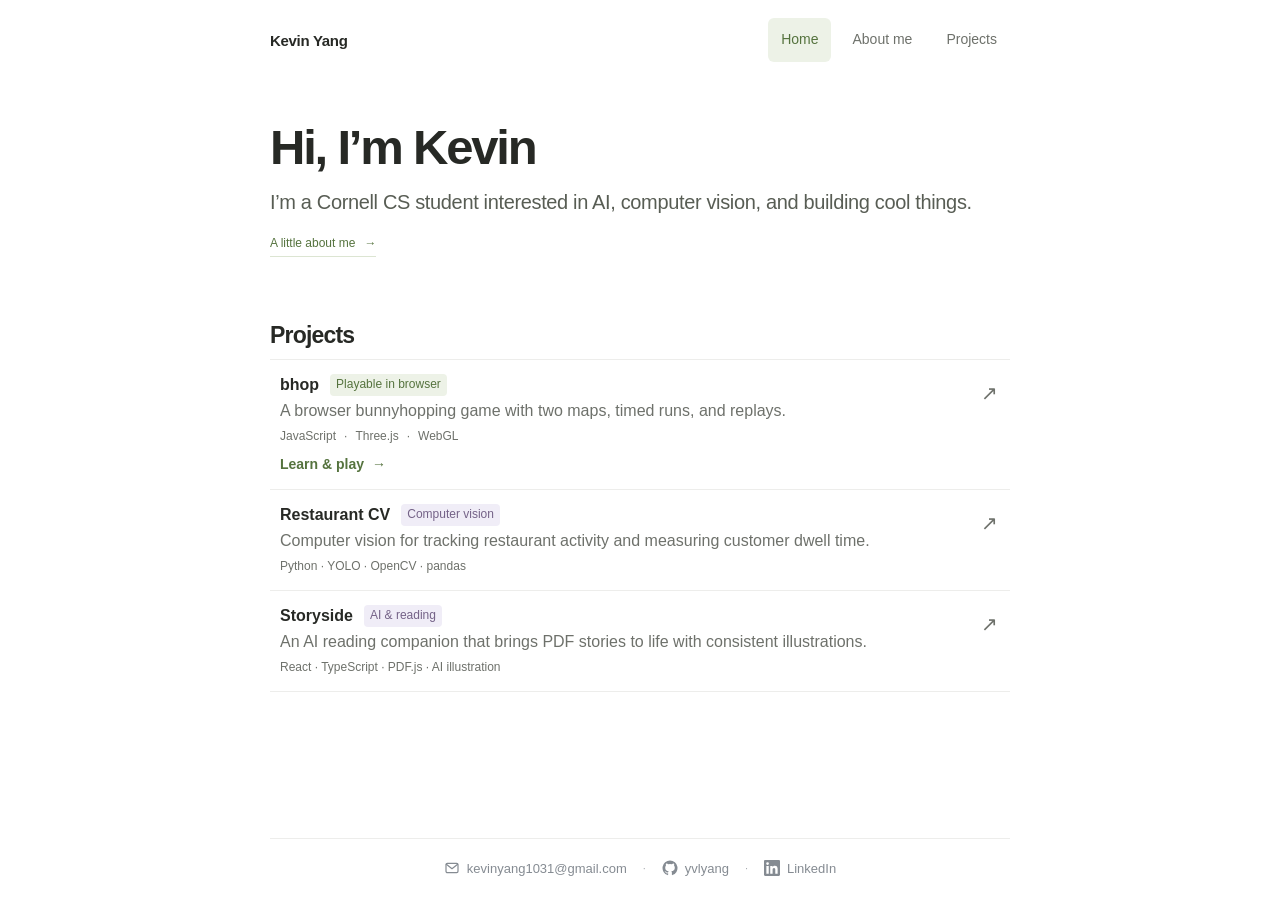
<file: index.html>
<!doctype html>
<html lang="en">
<head>
  <meta charset="utf-8">
  <meta name="viewport" content="width=device-width, initial-scale=1">
  <meta name="theme-color" content="#ffffff">
  <title>Home</title>
  <meta name="description" content="Kevin Yang’s personal space for projects, reading, music, and things made for the web.">
  <meta property="og:title" content="Home">
  <meta property="og:description" content="Kevin Yang’s personal space for projects, reading, music, and things made for the web.">
  <meta property="og:image" content="https://yvlyang.com/assets/bhop-og.jpg">
  <meta property="og:url" content="https://yvlyang.com/">
  <link rel="icon" href="data:image/svg+xml,%3Csvg xmlns='http://www.w3.org/2000/svg' viewBox='0 0 64 64'%3E%3Crect width='64' height='64' rx='16' fill='%23edf3df'/%3E%3Ctext x='32' y='43' font-family='Arial' font-size='34' text-anchor='middle' fill='%232a3322'%3Ek%3C/text%3E%3C/svg%3E">
  <link rel="stylesheet" href="styles.css?v=e16d48c0b4f1">
</head>
<body>
  <a class="skip-link" href="#main">Skip to content</a>
  <div class="page" id="top">
    <header class="header">
      <a class="wordmark" href="index.html" aria-label="Kevin Yang, home">Kevin Yang</a>
      <nav aria-label="Main navigation">
        <a href="index.html" aria-current="page">Home</a>
        <a href="about/index.html">About me</a>
        <a href="projects/index.html">Projects</a>
      </nav>
    </header>

    <main id="main">
      <section class="intro" id="home" aria-labelledby="home-title">
        <h1 id="home-title">Hi, I’m Kevin</h1>
        <p class="intro-copy">I’m a Cornell CS student interested in AI, computer vision, and building cool things.</p>
        <a class="text-link intro-link" href="about/index.html">A little about me <span aria-hidden="true">→</span></a>
      </section>
      <section class="projects home-projects" aria-labelledby="projects-title">
        <div class="section-heading"><h2 id="projects-title">Projects</h2></div>
        <a class="project" href="projects/bhop/index.html">
          <div class="project-copy">
            <div class="project-title"><h3>bhop</h3><span class="tag tag-playable">Playable in browser</span></div>
            <p>A browser bunnyhopping game with two maps, timed runs, and replays.</p>
            <span class="project-meta">JavaScript <span aria-hidden="true">·</span> Three.js <span aria-hidden="true">·</span> WebGL</span>
            <span class="project-play">Learn &amp; play <span aria-hidden="true">→</span></span>
          </div>
          <span class="project-arrow" aria-hidden="true">↗</span>
        </a>
        <a class="project" href="https://github.com/yvlyang/restaurant-cv" target="_blank" rel="noopener">
          <div class="project-copy">
            <div class="project-title"><h3>Restaurant CV</h3><span class="tag">Computer vision</span></div>
            <p>Computer vision for tracking restaurant activity and measuring customer dwell time.</p>
            <span class="project-meta">Python · YOLO · OpenCV · pandas</span>
          </div><span class="project-arrow" aria-hidden="true">↗</span>
        </a>
        <a class="project" href="https://github.com/yvlyang/storyside" target="_blank" rel="noopener">
          <div class="project-copy">
            <div class="project-title"><h3>Storyside</h3><span class="tag">AI &amp; reading</span></div>
            <p>An AI reading companion that brings PDF stories to life with consistent illustrations.</p>
            <span class="project-meta">React · TypeScript · PDF.js · AI illustration</span>
          </div><span class="project-arrow" aria-hidden="true">↗</span>
        </a>
      </section>
    </main>

    <footer class="footer footer-contacts" aria-label="Contact links">
      <a class="contact-link" href="mailto:kevinyang1031@gmail.com"><svg aria-hidden="true" viewBox="0 0 24 24" fill="none" stroke="currentColor" stroke-width="1.8" stroke-linecap="round" stroke-linejoin="round"><rect x="3" y="5" width="18" height="14" rx="2"/><path d="m3.5 6.5 8.5 6.5 8.5-6.5"/></svg>kevinyang1031@gmail.com</a>
      <span class="contact-divider" aria-hidden="true">·</span>
      <a class="contact-link" aria-label="GitHub: yvlyang" href="https://github.com/yvlyang"><svg aria-hidden="true" viewBox="0 0 24 24" fill="currentColor"><path d="M12 .75a11.25 11.25 0 0 0-3.56 21.92c.56.1.77-.24.77-.54v-2.1c-3.13.68-3.79-1.33-3.79-1.33-.51-1.3-1.25-1.64-1.25-1.64-1.02-.7.08-.69.08-.69 1.13.08 1.73 1.16 1.73 1.16 1 1.72 2.63 1.22 3.27.93.1-.73.39-1.22.71-1.5-2.5-.28-5.13-1.25-5.13-5.57 0-1.23.44-2.23 1.16-3.02-.12-.29-.5-1.43.11-2.98 0 0 .95-.3 3.1 1.15a10.8 10.8 0 0 1 5.64 0c2.15-1.46 3.1-1.15 3.1-1.15.61 1.55.23 2.69.11 2.98.72.79 1.16 1.79 1.16 3.02 0 4.33-2.64 5.28-5.15 5.56.4.35.76 1.03.76 2.08v3.1c0 .3.2.65.77.54A11.25 11.25 0 0 0 12 .75Z"/></svg>yvlyang</a>
      <span class="contact-divider" aria-hidden="true">·</span>
      <a class="contact-link" aria-label="Kevin Yang on LinkedIn" href="https://www.linkedin.com/in/yvlyang"><svg aria-hidden="true" viewBox="0 0 24 24" fill="currentColor"><path d="M20.45 20.45h-3.55v-5.57c0-1.33-.03-3.04-1.85-3.04-1.86 0-2.14 1.45-2.14 2.94v5.67H9.36V9h3.41v1.56h.05c.48-.9 1.64-1.85 3.37-1.85 3.6 0 4.27 2.37 4.27 5.46v6.28ZM5.34 7.43a2.06 2.06 0 1 1 0-4.12 2.06 2.06 0 0 1 0 4.12ZM7.12 20.45H3.56V9h3.56v11.45ZM22.22 0H1.77C.79 0 0 .77 0 1.73v20.54C0 23.23.79 24 1.77 24h20.45c.98 0 1.78-.77 1.78-1.73V1.73C24 .77 23.2 0 22.22 0Z"/></svg>LinkedIn</a>
    </footer>
  </div>
</body>
</html>
</file>
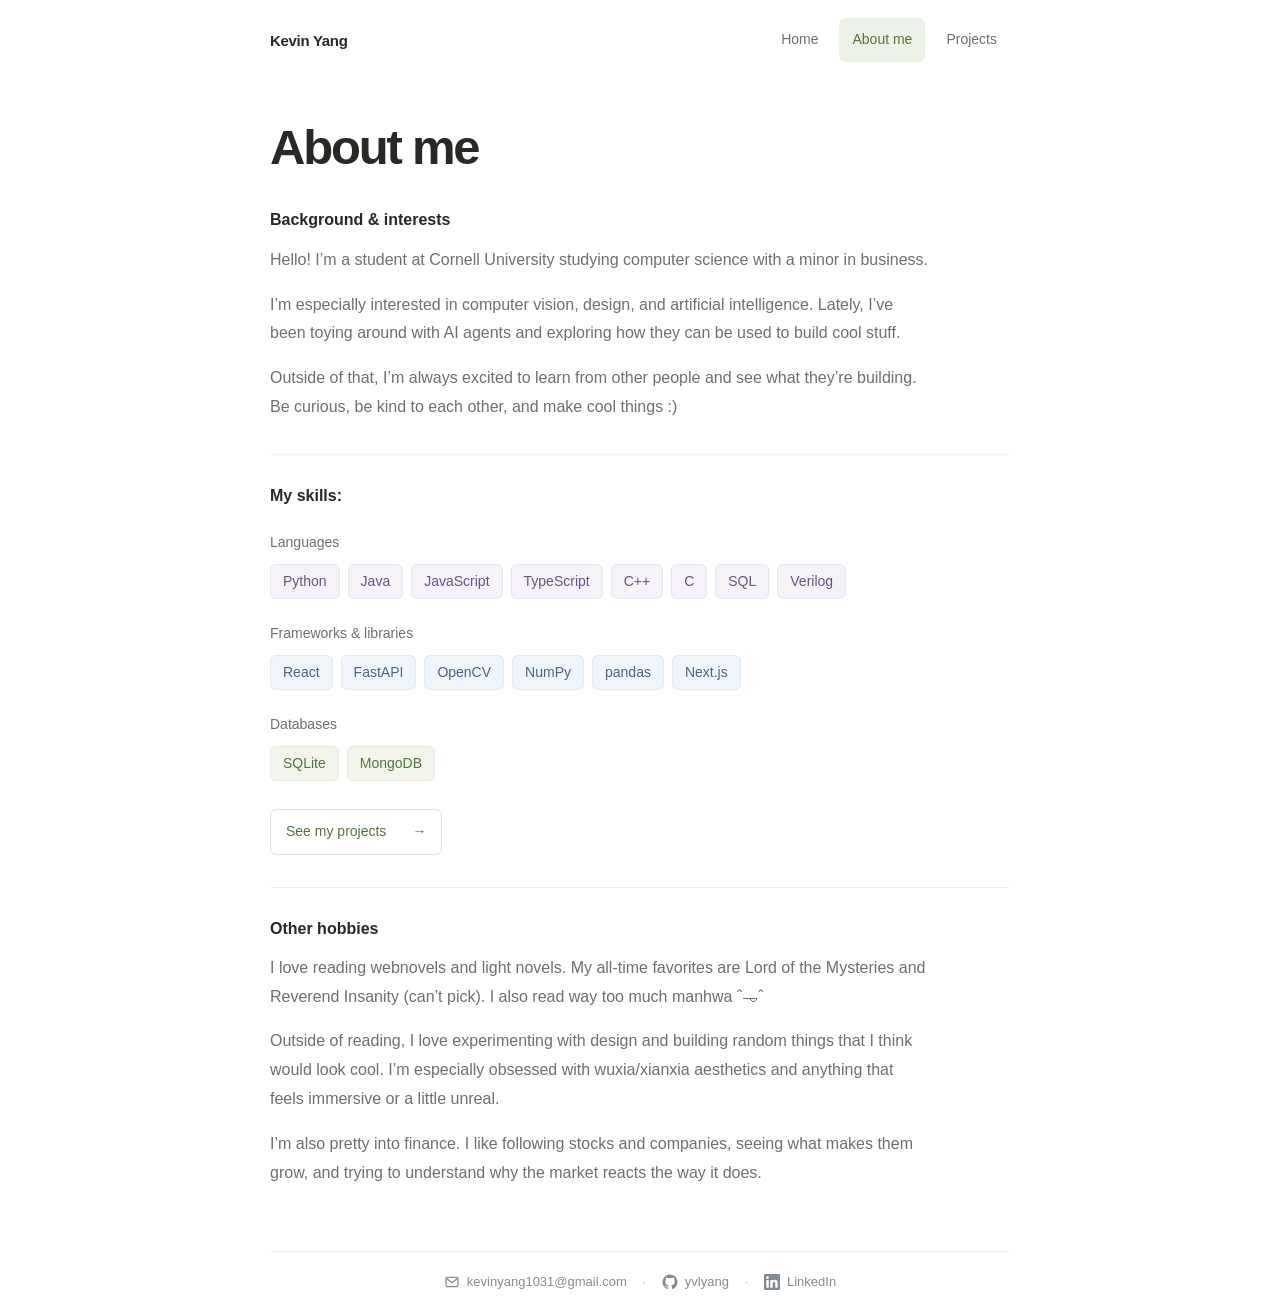
<file: about/index.html>
<!doctype html>
<html lang="en">
<head>
  <meta charset="utf-8">
  <meta name="viewport" content="width=device-width, initial-scale=1">
  <meta name="theme-color" content="#ffffff">
  <title>About me</title>
  <meta name="description" content="Kevin Yang is a Cornell University student from Boston studying computer science with a business minor, interested in computer vision, artificial intelligence, and AI agents.">
  <meta property="og:title" content="About me">
  <meta property="og:description" content="Kevin Yang is a Cornell University student from Boston studying computer science with a business minor, interested in computer vision, artificial intelligence, and AI agents.">
  <meta property="og:image" content="https://yvlyang.com/assets/bhop-og.jpg">
  <meta property="og:url" content="https://yvlyang.com/about/">
  <link rel="icon" href="data:image/svg+xml,%3Csvg xmlns='http://www.w3.org/2000/svg' viewBox='0 0 64 64'%3E%3Crect width='64' height='64' rx='16' fill='%23edf3df'/%3E%3Ctext x='32' y='43' font-family='Arial' font-size='34' text-anchor='middle' fill='%232a3322'%3Ek%3C/text%3E%3C/svg%3E">
  <link rel="stylesheet" href="../styles.css?v=e16d48c0b4f1">
</head>
<body>
  <a class="skip-link" href="#main">Skip to content</a>
  <div class="page" id="top">
    <header class="header">
      <a class="wordmark" href="../index.html" aria-label="Kevin Yang, home">Kevin Yang</a>
      <nav aria-label="Main navigation">
        <a href="../index.html">Home</a>
        <a href="index.html" aria-current="page">About me</a>
        <a href="../projects/index.html">Projects</a>
      </nav>
    </header>

    <main id="main">
      <section class="section about-page" id="about" aria-labelledby="about-title">
        <div class="section-heading">
          <h1 id="about-title">About me</h1>
        </div>

        <section class="about-block" aria-labelledby="background-title">
          <h2 id="background-title">Background &amp; interests</h2>
          <p>Hello! I’m a student at Cornell University studying computer science with a minor in business.</p>
          <p>I’m especially interested in computer vision, design, and artificial intelligence. Lately, I’ve been toying around with AI agents and exploring how they can be used to build cool stuff.</p>
          <p>Outside of that, I’m always excited to learn from other people and see what they’re building. Be curious, be kind to each other, and make cool things :)</p>
        </section>

        <section class="about-block" aria-labelledby="skills-title">
          <h2 id="skills-title">My skills:</h2>
          <dl class="skills-list">
            <div class="skill-group languages"><dt>Languages</dt><dd><ul class="skill-tags" role="list"><li>Python</li><li>Java</li><li>JavaScript</li><li>TypeScript</li><li>C++</li><li>C</li><li>SQL</li><li>Verilog</li></ul></dd></div>
            <div class="skill-group frameworks"><dt>Frameworks &amp; libraries</dt><dd><ul class="skill-tags" role="list"><li>React</li><li>FastAPI</li><li>OpenCV</li><li>NumPy</li><li>pandas</li><li>Next.js</li></ul></dd></div>
            <div class="skill-group databases"><dt>Databases</dt><dd><ul class="skill-tags" role="list"><li>SQLite</li><li>MongoDB</li></ul></dd></div>
          </dl>
          <a class="projects-cta" href="../projects/index.html">See my projects <span aria-hidden="true">→</span></a>
        </section>

        <section class="about-block" aria-labelledby="outside-title">
          <h2 id="outside-title">Other hobbies</h2>
          <p>I love reading webnovels and light novels. My all-time favorites are Lord of the Mysteries and Reverend Insanity (can’t pick). I also read way too much manhwa ˆ𐃷ˆ</p>
          <p>Outside of reading, I love experimenting with design and building random things that I think would look cool. I’m especially obsessed with wuxia/xianxia aesthetics and anything that feels immersive or a little unreal.</p>
          <p>I’m also pretty into finance. I like following stocks and companies, seeing what makes them grow, and trying to understand why the market reacts the way it does.</p>
        </section>
      </section>
    </main>

    <footer class="footer footer-contacts" aria-label="Contact links">
      <a class="contact-link" href="mailto:kevinyang1031@gmail.com"><svg aria-hidden="true" viewBox="0 0 24 24" fill="none" stroke="currentColor" stroke-width="1.8" stroke-linecap="round" stroke-linejoin="round"><rect x="3" y="5" width="18" height="14" rx="2"/><path d="m3.5 6.5 8.5 6.5 8.5-6.5"/></svg>kevinyang1031@gmail.com</a>
      <span class="contact-divider" aria-hidden="true">·</span>
      <a class="contact-link" aria-label="GitHub: yvlyang" href="https://github.com/yvlyang"><svg aria-hidden="true" viewBox="0 0 24 24" fill="currentColor"><path d="M12 .75a11.25 11.25 0 0 0-3.56 21.92c.56.1.77-.24.77-.54v-2.1c-3.13.68-3.79-1.33-3.79-1.33-.51-1.3-1.25-1.64-1.25-1.64-1.02-.7.08-.69.08-.69 1.13.08 1.73 1.16 1.73 1.16 1 1.72 2.63 1.22 3.27.93.1-.73.39-1.22.71-1.5-2.5-.28-5.13-1.25-5.13-5.57 0-1.23.44-2.23 1.16-3.02-.12-.29-.5-1.43.11-2.98 0 0 .95-.3 3.1 1.15a10.8 10.8 0 0 1 5.64 0c2.15-1.46 3.1-1.15 3.1-1.15.61 1.55.23 2.69.11 2.98.72.79 1.16 1.79 1.16 3.02 0 4.33-2.64 5.28-5.15 5.56.4.35.76 1.03.76 2.08v3.1c0 .3.2.65.77.54A11.25 11.25 0 0 0 12 .75Z"/></svg>yvlyang</a>
      <span class="contact-divider" aria-hidden="true">·</span>
      <a class="contact-link" aria-label="Kevin Yang on LinkedIn" href="https://www.linkedin.com/in/yvlyang"><svg aria-hidden="true" viewBox="0 0 24 24" fill="currentColor"><path d="M20.45 20.45h-3.55v-5.57c0-1.33-.03-3.04-1.85-3.04-1.86 0-2.14 1.45-2.14 2.94v5.67H9.36V9h3.41v1.56h.05c.48-.9 1.64-1.85 3.37-1.85 3.6 0 4.27 2.37 4.27 5.46v6.28ZM5.34 7.43a2.06 2.06 0 1 1 0-4.12 2.06 2.06 0 0 1 0 4.12ZM7.12 20.45H3.56V9h3.56v11.45ZM22.22 0H1.77C.79 0 0 .77 0 1.73v20.54C0 23.23.79 24 1.77 24h20.45c.98 0 1.78-.77 1.78-1.73V1.73C24 .77 23.2 0 22.22 0Z"/></svg>LinkedIn</a>
    </footer>
  </div>
</body>
</html>
</file>
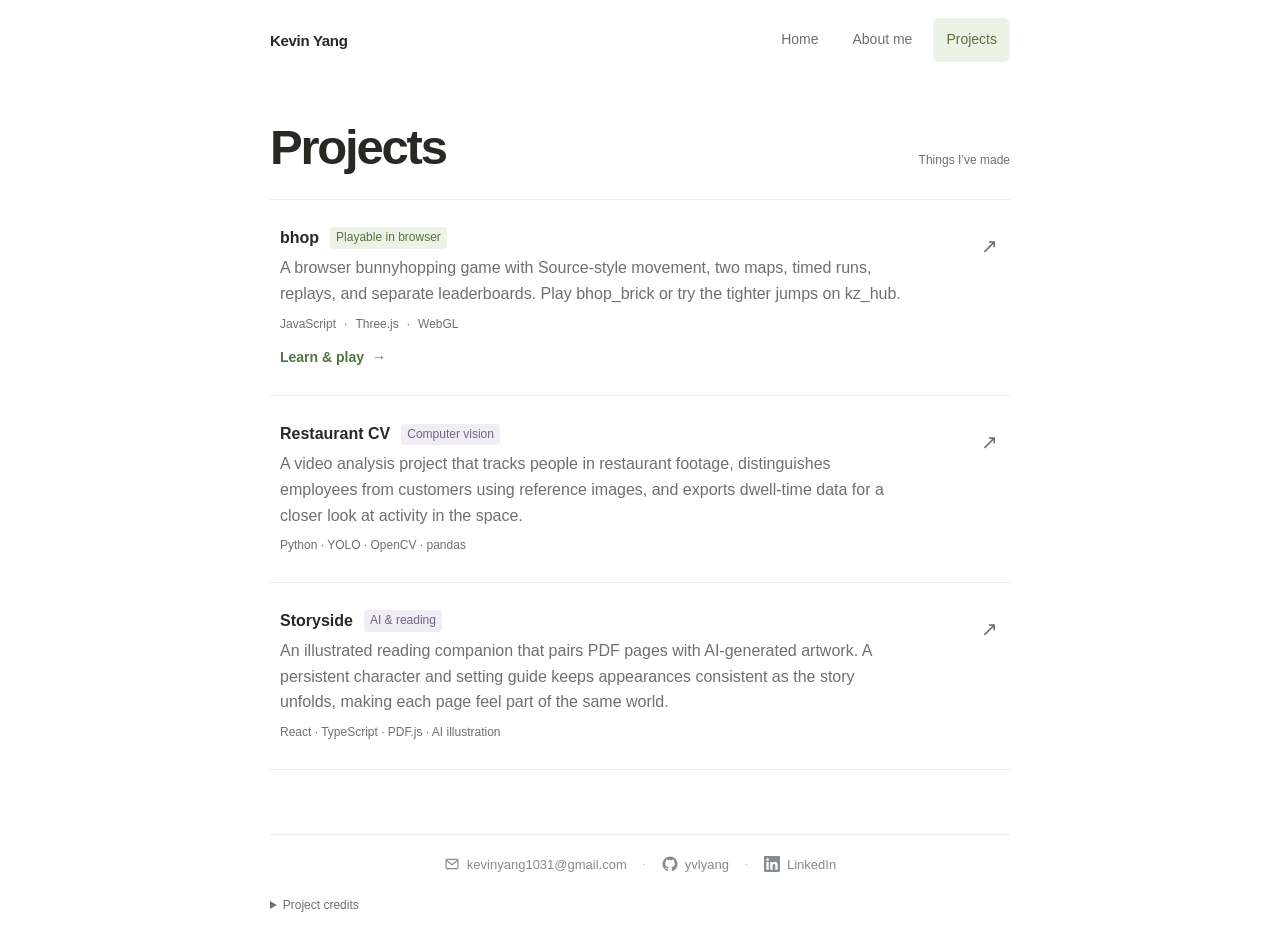
<file: projects/index.html>
<!doctype html>
<html lang="en">
<head>
  <meta charset="utf-8">
  <meta name="viewport" content="width=device-width, initial-scale=1">
  <meta name="theme-color" content="#ffffff">
  <title>Projects</title>
  <meta name="description" content="Explore Kevin Yang’s projects, including bhop, a Source-style browser bunnyhopping game with two maps.">
  <meta property="og:title" content="Projects">
  <meta property="og:description" content="Explore Kevin Yang’s projects, including bhop, a Source-style browser bunnyhopping game with two maps.">
  <meta property="og:image" content="https://yvlyang.com/assets/bhop-og.jpg">
  <meta property="og:url" content="https://yvlyang.com/projects/">
  <link rel="icon" href="data:image/svg+xml,%3Csvg xmlns='http://www.w3.org/2000/svg' viewBox='0 0 64 64'%3E%3Crect width='64' height='64' rx='16' fill='%23edf3df'/%3E%3Ctext x='32' y='43' font-family='Arial' font-size='34' text-anchor='middle' fill='%232a3322'%3Ek%3C/text%3E%3C/svg%3E">
  <link rel="stylesheet" href="../styles.css?v=e16d48c0b4f1">
</head>
<body>
  <a class="skip-link" href="#main">Skip to content</a>
  <div class="page" id="top">
    <header class="header">
      <a class="wordmark" href="../index.html" aria-label="Kevin Yang, home">Kevin Yang</a>
      <nav aria-label="Main navigation">
        <a href="../index.html">Home</a>
        <a href="../about/index.html">About me</a>
        <a href="index.html" aria-current="page">Projects</a>
      </nav>
    </header>

    <main id="main">
      <section class="section projects" id="projects" aria-labelledby="projects-title">
        <div class="section-heading">
          <h1 id="projects-title">Projects</h1>
          <span class="section-caption">Things I’ve made</span>
        </div>
        <a class="project" href="bhop/index.html">
          <div class="project-copy">
            <div class="project-title"><h2>bhop</h2><span class="tag tag-playable">Playable in browser</span></div>
            <p>A browser bunnyhopping game with Source-style movement, two maps, timed runs, replays, and separate leaderboards. Play bhop_brick or try the tighter jumps on kz_hub.</p>
            <span class="project-meta">JavaScript <span aria-hidden="true">·</span> Three.js <span aria-hidden="true">·</span> WebGL</span>
            <span class="project-play">Learn &amp; play <span aria-hidden="true">→</span></span>
          </div>
          <span class="project-arrow" aria-hidden="true">↗</span>
        </a>
        <a class="project" href="https://github.com/yvlyang/restaurant-cv" target="_blank" rel="noopener">
          <div class="project-copy">
            <div class="project-title"><h2>Restaurant CV</h2><span class="tag">Computer vision</span></div>
            <p>A video analysis project that tracks people in restaurant footage, distinguishes employees from customers using reference images, and exports dwell-time data for a closer look at activity in the space.</p>
            <span class="project-meta">Python · YOLO · OpenCV · pandas</span>
          </div><span class="project-arrow" aria-hidden="true">↗</span>
        </a>
        <a class="project" href="https://github.com/yvlyang/storyside" target="_blank" rel="noopener">
          <div class="project-copy">
            <div class="project-title"><h2>Storyside</h2><span class="tag">AI &amp; reading</span></div>
            <p>An illustrated reading companion that pairs PDF pages with AI-generated artwork. A persistent character and setting guide keeps appearances consistent as the story unfolds, making each page feel part of the same world.</p>
            <span class="project-meta">React · TypeScript · PDF.js · AI illustration</span>
          </div><span class="project-arrow" aria-hidden="true">↗</span>
        </a>
      </section>
    </main>

    <footer class="footer footer-contacts" aria-label="Contact links">
      <a class="contact-link" href="mailto:kevinyang1031@gmail.com"><svg aria-hidden="true" viewBox="0 0 24 24" fill="none" stroke="currentColor" stroke-width="1.8" stroke-linecap="round" stroke-linejoin="round"><rect x="3" y="5" width="18" height="14" rx="2"/><path d="m3.5 6.5 8.5 6.5 8.5-6.5"/></svg>kevinyang1031@gmail.com</a>
      <span class="contact-divider" aria-hidden="true">·</span>
      <a class="contact-link" aria-label="GitHub: yvlyang" href="https://github.com/yvlyang"><svg aria-hidden="true" viewBox="0 0 24 24" fill="currentColor"><path d="M12 .75a11.25 11.25 0 0 0-3.56 21.92c.56.1.77-.24.77-.54v-2.1c-3.13.68-3.79-1.33-3.79-1.33-.51-1.3-1.25-1.64-1.25-1.64-1.02-.7.08-.69.08-.69 1.13.08 1.73 1.16 1.73 1.16 1 1.72 2.63 1.22 3.27.93.1-.73.39-1.22.71-1.5-2.5-.28-5.13-1.25-5.13-5.57 0-1.23.44-2.23 1.16-3.02-.12-.29-.5-1.43.11-2.98 0 0 .95-.3 3.1 1.15a10.8 10.8 0 0 1 5.64 0c2.15-1.46 3.1-1.15 3.1-1.15.61 1.55.23 2.69.11 2.98.72.79 1.16 1.79 1.16 3.02 0 4.33-2.64 5.28-5.15 5.56.4.35.76 1.03.76 2.08v3.1c0 .3.2.65.77.54A11.25 11.25 0 0 0 12 .75Z"/></svg>yvlyang</a>
      <span class="contact-divider" aria-hidden="true">·</span>
      <a class="contact-link" aria-label="Kevin Yang on LinkedIn" href="https://www.linkedin.com/in/yvlyang"><svg aria-hidden="true" viewBox="0 0 24 24" fill="currentColor"><path d="M20.45 20.45h-3.55v-5.57c0-1.33-.03-3.04-1.85-3.04-1.86 0-2.14 1.45-2.14 2.94v5.67H9.36V9h3.41v1.56h.05c.48-.9 1.64-1.85 3.37-1.85 3.6 0 4.27 2.37 4.27 5.46v6.28ZM5.34 7.43a2.06 2.06 0 1 1 0-4.12 2.06 2.06 0 0 1 0 4.12ZM7.12 20.45H3.56V9h3.56v11.45ZM22.22 0H1.77C.79 0 0 .77 0 1.73v20.54C0 23.23.79 24 1.77 24h20.45c.98 0 1.78-.77 1.78-1.73V1.73C24 .77 23.2 0 22.22 0Z"/></svg>LinkedIn</a>
    </footer>
    <details class="credits">
      <summary>Project credits</summary>
      <p>bhop_brick map by <a href="https://www.roblox.com/users/44388483/profile">zz9c</a>. Karambit model by <a href="https://sketchfab.com/Diamonddogkz">Diamonddogkz</a> (<a href="https://creativecommons.org/licenses/by/4.0/">CC BY 4.0</a>).</p>
      <p>KZ layout from CSGOHUB by Darnias &amp; lmtlss.</p>
    </details>
  </div>
</body>
</html>
</file>
<file: styles.css>
:root {
  color-scheme: light;
  --background: #fff;
  --text: #272925;
  --muted: #6e716b;
  --line: #ededeb;
  --green: #55733e;
}
* { box-sizing: border-box; }
html { scroll-behavior: smooth; scroll-padding-top: 32px; scrollbar-width: none; }
html::-webkit-scrollbar { display: none; width: 0; height: 0; }
body {
  margin: 0;
  overflow-x: clip;
  background: var(--background);
  color: var(--text);
  font: 14px/1.65 -apple-system, BlinkMacSystemFont, "Segoe UI", Helvetica, Arial, sans-serif;
  -webkit-font-smoothing: antialiased;
}
::selection { background: #e8efd9; color: #272925; }
a { color: inherit; text-decoration: none; }
a:focus-visible, summary:focus-visible { outline: 2px solid var(--green); outline-offset: 6px; border-radius: 3px; }
a, summary { -webkit-tap-highlight-color: #e8efd9; }
svg { display: block; width: 22px; height: 22px; }
p, h1, h2, h3 { margin: 0; }
.page { width: min(740px, calc(100% - 64px)); min-height: 100vh; min-height: 100svh; margin-inline: auto; display: flex; flex-direction: column; }
main { flex: 1; }
.skip-link { position: fixed; top: 12px; left: 12px; padding: 8px 16px; background: #edf3df; z-index: 10; transform: translateY(-160%); }
.skip-link:focus { transform: translateY(0); }
.header { min-height: 112px; display: flex; flex-wrap: wrap; align-items: center; justify-content: space-between; gap: 12px; padding-block: 20px; }
.wordmark { font-size: 15px; font-weight: 600; letter-spacing: -.3px; line-height: 1; padding-block: 10px; }
.wordmark span { color: #7c975c; }
nav { display: flex; flex-wrap: wrap; gap: 8px; }
nav a { font-size: 14px; color: var(--muted); padding: 10px 13px; border-radius: 6px; transition: color 160ms, background 160ms; }
nav a[aria-current="page"] { background: #edf2e7; color: var(--green); }
nav a:hover { color: var(--text); background: #f5f6f3; }
.intro { padding: 68px 0 64px; }
.eyebrow { color: var(--green); font-size: 14px; font-weight: 500; }
h1 { margin: 21px 0 18px; font-size: clamp(38px, 6vw, 49px); line-height: 1.13; letter-spacing: -2.2px; font-weight: 550; }
.intro-copy { font-size: 20px; line-height: 1.55; color: #585d54; letter-spacing: -.35px; }
.intro-note { max-width: 470px; margin-top: 19px; color: var(--muted); font-size: 16px; }
.text-link { display: inline-flex; align-items: center; gap: 9px; font-size: 12px; transition: color 160ms; }
.text-link:hover { color: var(--green); }
.intro-link { margin-top: 27px; color: var(--green); padding-bottom: 2px; border-bottom: 1px solid #dce5d2; }
.section { padding: 68px 0 64px; }
.section-heading h1 { margin: 0; }
.section-heading { display: flex; align-items: baseline; justify-content: space-between; gap: 16px; margin-bottom: 24px; }
h2 { font-size: 28px; font-weight: 550; letter-spacing: -.8px; }
.section-caption { font-size: 12px; color: var(--muted); }
.project { display: flex; align-items: center; gap: 22px; padding: 9px; margin: -9px; border-radius: 8px; transition: background 180ms; }
.project:hover { background: #f8f9f6; }
.project-art { flex: 0 0 114px; height: 91px; border-radius: 5px; overflow: hidden; background: #eeeae3; }
.project-art img { width: 100%; height: 100%; object-fit: cover; display: block; }
.project-copy { flex: 1; min-width: 0; }
.project-title { display: flex; align-items: center; gap: 11px; margin-bottom: 5px; }
.project-title h2 { font-size: 16px; line-height: 1.5; font-weight: 550; letter-spacing: 0; }
.tag { background: #f0edf7; color: #746287; border-radius: 4px; font-size: 12px; padding: 1px 6px; }
.project-copy p { max-width: 420px; font-size: 16px; line-height: 1.6; color: var(--muted); }
.project-meta { display: flex; flex-wrap: wrap; gap: 8px; margin-top: 8px; color: var(--muted); font-size: 12px; }
.project-arrow { align-self: flex-start; margin: 4px 2px 0 0; color: var(--muted); font-size: 20px; transition: transform 180ms; }
.project:hover .project-arrow { transform: translate(2px, -2px); }
.project-footnote { margin-top: 22px; display: flex; align-items: baseline; justify-content: space-between; gap: 12px; color: var(--muted); }
.project-footnote p, .project-footnote a { font-size: 12px; }
.about-block { margin-top: 32px; }
.about-block + .about-block { padding-top: 28px; border-top: 1px solid var(--line); }
.about-block h2 { margin-bottom: 12px; font-size: 16px; font-weight: 550; letter-spacing: 0; }
.about-block p { max-width: 660px; font-size: 16px; line-height: 1.8; color: var(--muted); }
.about-block p + p { margin-top: 16px; }
.skills-list { display: grid; gap: 23px; margin: 22px 0 0; }
.skill-group { --skill-bg: #f5f2fa; --skill-color: #665581; --skill-border: #ebe5f3; display: grid; gap: 10px; }
.skill-group.frameworks { --skill-bg: #f0f5fb; --skill-color: #486582; --skill-border: #e0eaf5; }
.skill-group.databases { --skill-bg: #f1f5eb; --skill-color: #55733e; --skill-border: #e3ebd9; }
.skills-list dt { font-size: 14px; font-weight: 500; color: var(--muted); }
.skills-list dd { margin: 0; min-width: 0; }
.skill-tags { display: flex; flex-wrap: wrap; gap: 8px; padding: 0; margin: 0; list-style: none; }
.skill-tags li { padding: 6px 12px; border: 1px solid var(--skill-border); border-radius: 6px; background: var(--skill-bg); color: var(--skill-color); font-size: 14px; line-height: 1.5; }
.projects-cta { display: inline-flex; align-items: center; gap: 26px; min-height: 44px; margin-top: 28px; padding: 10px 15px; border: 1px solid #dce5d2; border-radius: 6px; color: var(--green); font-size: 14px; font-weight: 500; transition: background 160ms, border-color 160ms; }
.projects-cta span { transition: transform 160ms; }
.projects-cta:hover { background: #edf2e7; border-color: #bdcea9; }
.projects-cta:hover span { transform: translateX(3px); }
.about-interests { display: grid; grid-template-columns: 1fr 1fr; gap: 24px; margin-top: 43px; }
.interest-row { display: flex; align-items: center; gap: 13px; min-width: 0; }
.interest-copy h2 { font-size: 14px; font-weight: 500; letter-spacing: 0; }
.interest-copy { flex: 1; }
.interest-copy p { font-size: 12px; color: var(--muted); margin-top: 3px; }
.contact { padding-bottom: 53px; }
.contact .section-heading { margin-bottom: 17px; }
.contact > p { color: var(--muted); font-size: 16px; }
.contact-links { display: flex; flex-direction: column; align-items: flex-start; gap: 6px; margin-top: 18px; }
.contact-link { display: inline-flex; gap: 8px; align-items: center; font-size: 14px; padding: 5px 0; }
.contact-link svg { width: 15px; height: 15px; }
.contact-link span { margin-left: 7px; color: var(--muted); }
.contact-link:hover { color: var(--green); }
.footer { border-top: 1px solid var(--line); padding: 25px 0 18px; display: flex; justify-content: space-between; gap: 16px; color: var(--muted); font-size: 11px; }
.footer a { padding-block: 4px; margin-top: -4px; }
.footer a:hover { color: var(--green); }
.footer a span { margin-left: 10px; }
.credits { padding-bottom: 32px; font-size: 12px; color: var(--muted); }
.credits summary { width: fit-content; cursor: pointer; }
.credits p { margin-top: 10px; max-width: 550px; }
.credits a { text-decoration: underline; text-underline-offset: 3px; }
@media (max-width: 600px) {
  .page { width: calc(100% - 40px); }
  .header { min-height: 86px; }
  nav { gap: 3px; }
  nav a { font-size: 13px; padding: 10px 7px; }
  .intro { padding: 48px 0; }
  .section { padding: 48px 0; }
  .section-heading { align-items: flex-start; flex-direction: column; gap: 10px; }
  h2 { font-size: 25px; }
  .intro-copy { font-size: 18px; }
  .intro-note { max-width: 290px; }
  .section-caption { font-size: 12px; }
  .project { gap: 15px; }
  .project-art { flex-basis: 78px; height: 86px; }
  .project-title { gap: 7px; flex-wrap: wrap; }
  .project-copy p { font-size: 14px; }
  .project-arrow { font-size: 17px; }
  .about-interests { grid-template-columns: 1fr; gap: 19px; margin-top: 34px; }
  .footer { font-size: 12px; }
}
@media (max-width: 360px) {
  nav { gap: 1px; }
  nav a { padding-inline: 7px; }
  .section-caption { max-width: 140px; text-align: left; }
  .project-art { flex-basis: 62px; height: 78px; }
  .project { gap: 11px; }
  .project-arrow { display: none; }
}
@media (prefers-reduced-motion: reduce) {
  html { scroll-behavior: auto; }
  *, *::before, *::after { transition: none !important; }
}

/* Personal updates */
.reading-cover { width: 58px; height: auto; flex: 0 0 58px; border-radius: 5px; display: block; }
.reading-title, .reading-progress { display: block; }
.reading-title { color: var(--text); font-size: 14px; }
.reading-progress { margin-top: 3px; }
[hidden] { display: none !important; }

.tutorial-note { margin-top: 12px; color: var(--muted); font-size: 12px; }
.tutorial-cover { display: block; width: 100%; height: auto; margin-top: 32px; border-radius: 8px; }
.controls { margin: 0; }
.controls div { display: grid; grid-template-columns: 160px 1fr; padding: 10px 0; border-bottom: 1px solid var(--line); gap: 16px; }
.controls dt { font-weight: 500; }
.controls dd { margin: 0; color: var(--muted); }
@media (max-width: 420px) { .controls div { grid-template-columns: 120px 1fr; } }

.projects .project { margin: 0; padding: 26px 10px; gap: 22px; border-bottom: 1px solid var(--line); border-radius: 0; }
.projects .project-copy p { max-width: 630px; }
.projects .project:first-of-type { border-top: 1px solid var(--line); }

.tag-playable { color: var(--green); background: #edf2e7; }
.project-play { display: inline-flex; align-items: center; gap: 8px; margin-top: 12px; color: var(--green); font-size: 14px; font-weight: 600; }

.footer-contacts { justify-content: center; align-items: center; flex-wrap: wrap; gap: 10px 16px; padding: 25px 0 28px; color: #858b92; }
.footer-contacts .contact-link { display: inline-flex; align-items: center; gap: 7px; margin: 0; padding: 4px 0; font-size: 13px; line-height: 1.5; }
.footer-contacts .contact-link svg { width: 16px; height: 16px; flex-shrink: 0; }
.contact-divider { color: #a8acb0; }
@media (max-width: 480px) {
  .footer-contacts { gap: 8px 14px; }
  .footer-contacts .contact-link:first-child { flex-basis: 100%; justify-content: center; }
  .footer-contacts .contact-divider:nth-child(2) { display: none; }
}

.home-projects { padding: 0 0 48px; }
.home-projects .section-heading { align-items: center; }
.home-projects .section-heading h2 { font-size: 23px; }
.home-projects .project-title h3 { font-size: 16px; line-height: 1.5; font-weight: 550; letter-spacing: 0; }
.home-projects .project { padding-block: 20px; }
.about-block .site-note { font-size: 14px; color: #7b8075; }
/* Shared page rhythm: every page title starts at the same height. */
.header { min-height: 80px; padding-block: 0; }
.intro, .section { padding-top: 40px; }
/* Grow the gap above home projects into spare height without pushing the footer off screen. */
.intro { padding-bottom: clamp(36px, calc(100vh - 708px), 64px); padding-bottom: clamp(36px, calc(100svh - 708px), 64px); }
.intro h1 { margin: 0 0 12px; }
.intro-link { margin-top: 16px; }
/* Home is compact so the contact links show without scrolling. */
.home-projects { padding-bottom: 16px; }
.home-projects .section-heading { margin-bottom: 8px; }
.home-projects .section-heading h2 { line-height: 1.3; }
.home-projects .project { padding-block: 13px; }
.home-projects .project-title { margin-bottom: 2px; }
.home-projects .project-copy p { line-height: 1.5; }
.home-projects .project-meta { margin-top: 4px; }
.home-projects .project-play { margin-top: 6px; }
.footer-contacts { padding: 16px 0 18px; }
@media (max-width: 600px) {
  .header { min-height: 72px; }
  .intro, .section { padding-top: 32px; }
  .intro { padding-bottom: 28px; }
  .home-projects .section-heading { align-items: flex-start; }
  .home-projects .project { padding-block: 12px; }
}
</file>
